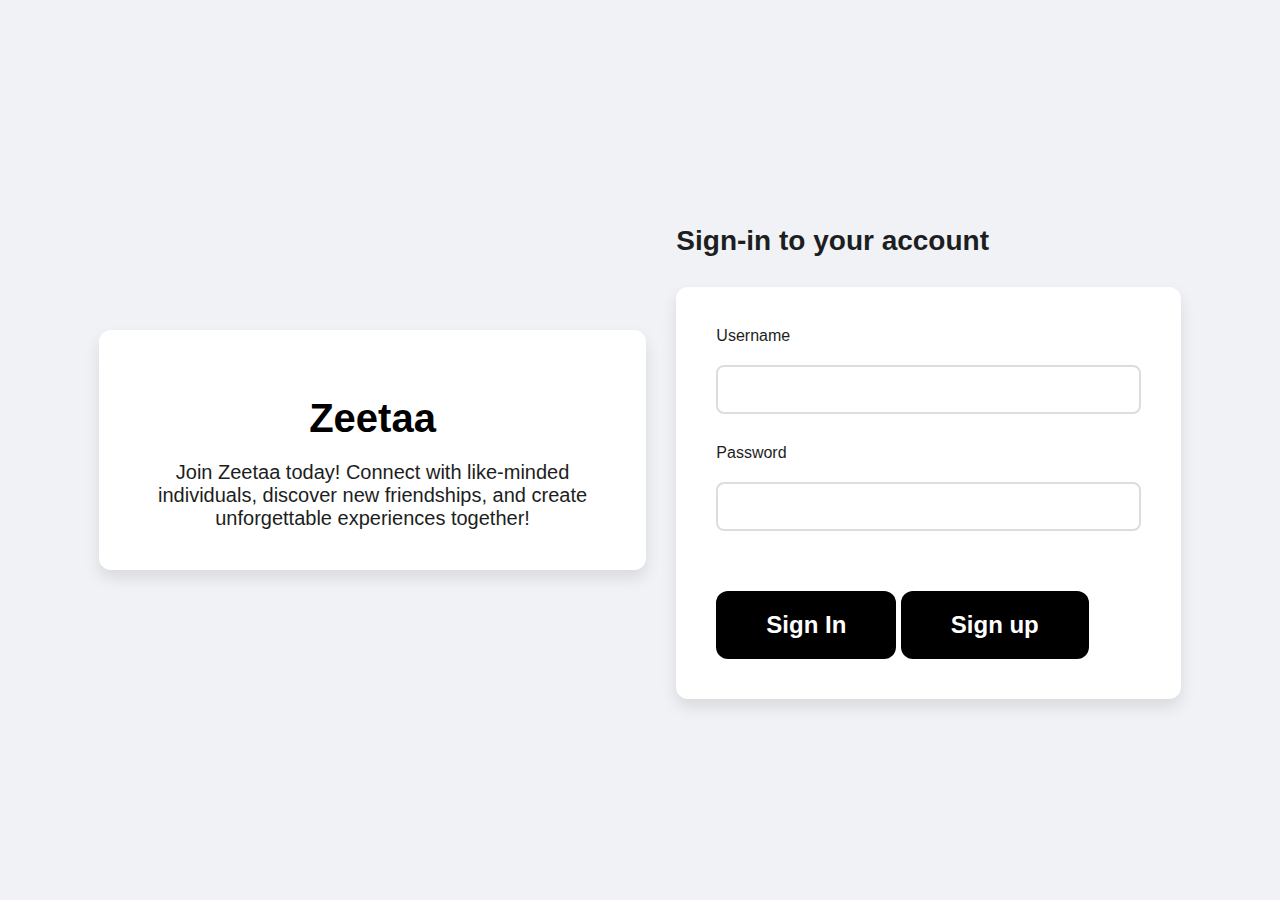
<file: index.html>
<!DOCTYPE html>
<html lang="en">
  <head>
    <meta charset="utf-8" />
    <link rel="stylesheet" href="./styles/style.css" />
    <meta name="viewport" content="width=device-width, initial-scale=1" />
    <title>Zeetaa</title>
    <meta name="description" content="Social media application" />
  </head>
  <body>
    <main>
      <section class="taa">
        <h1>Zeetaa</h1>
        <p>
          Join Zeetaa today! Connect with like-minded individuals, discover new
          friendships, and create unforgettable experiences together!
        </p>
      </section>
      <section>
        <h2>Sign-in to your account</h2>
        <form>
          <div>
            <label for="username">Username</label>
            <input type="text" name="username" />
          </div>
          <div class="zee">
            <label for="password">Password</label>
            <input type="password" name="password" />
          </div>
          <button type="submit">Sign In</button>
          <button>Sign up</button>
        </form>
      </section>
    </main>
  </body>
</html>
</file>
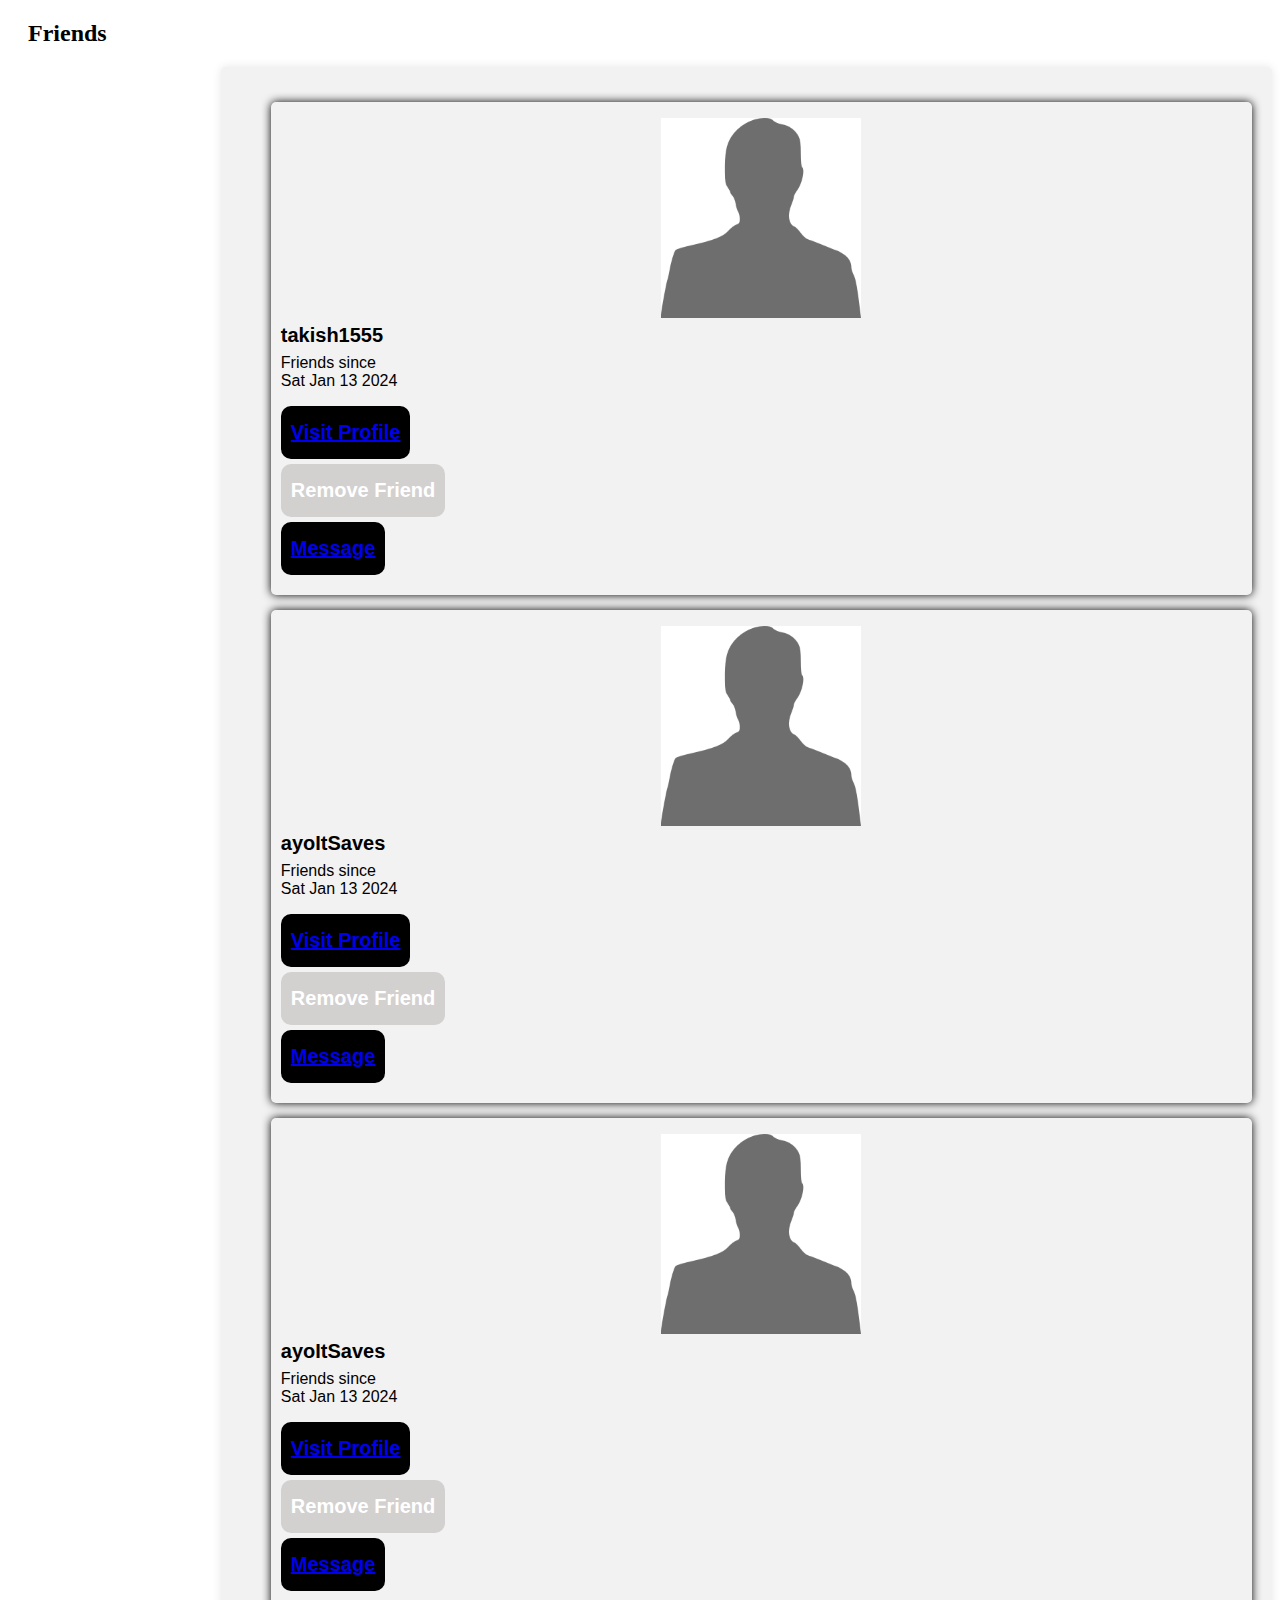
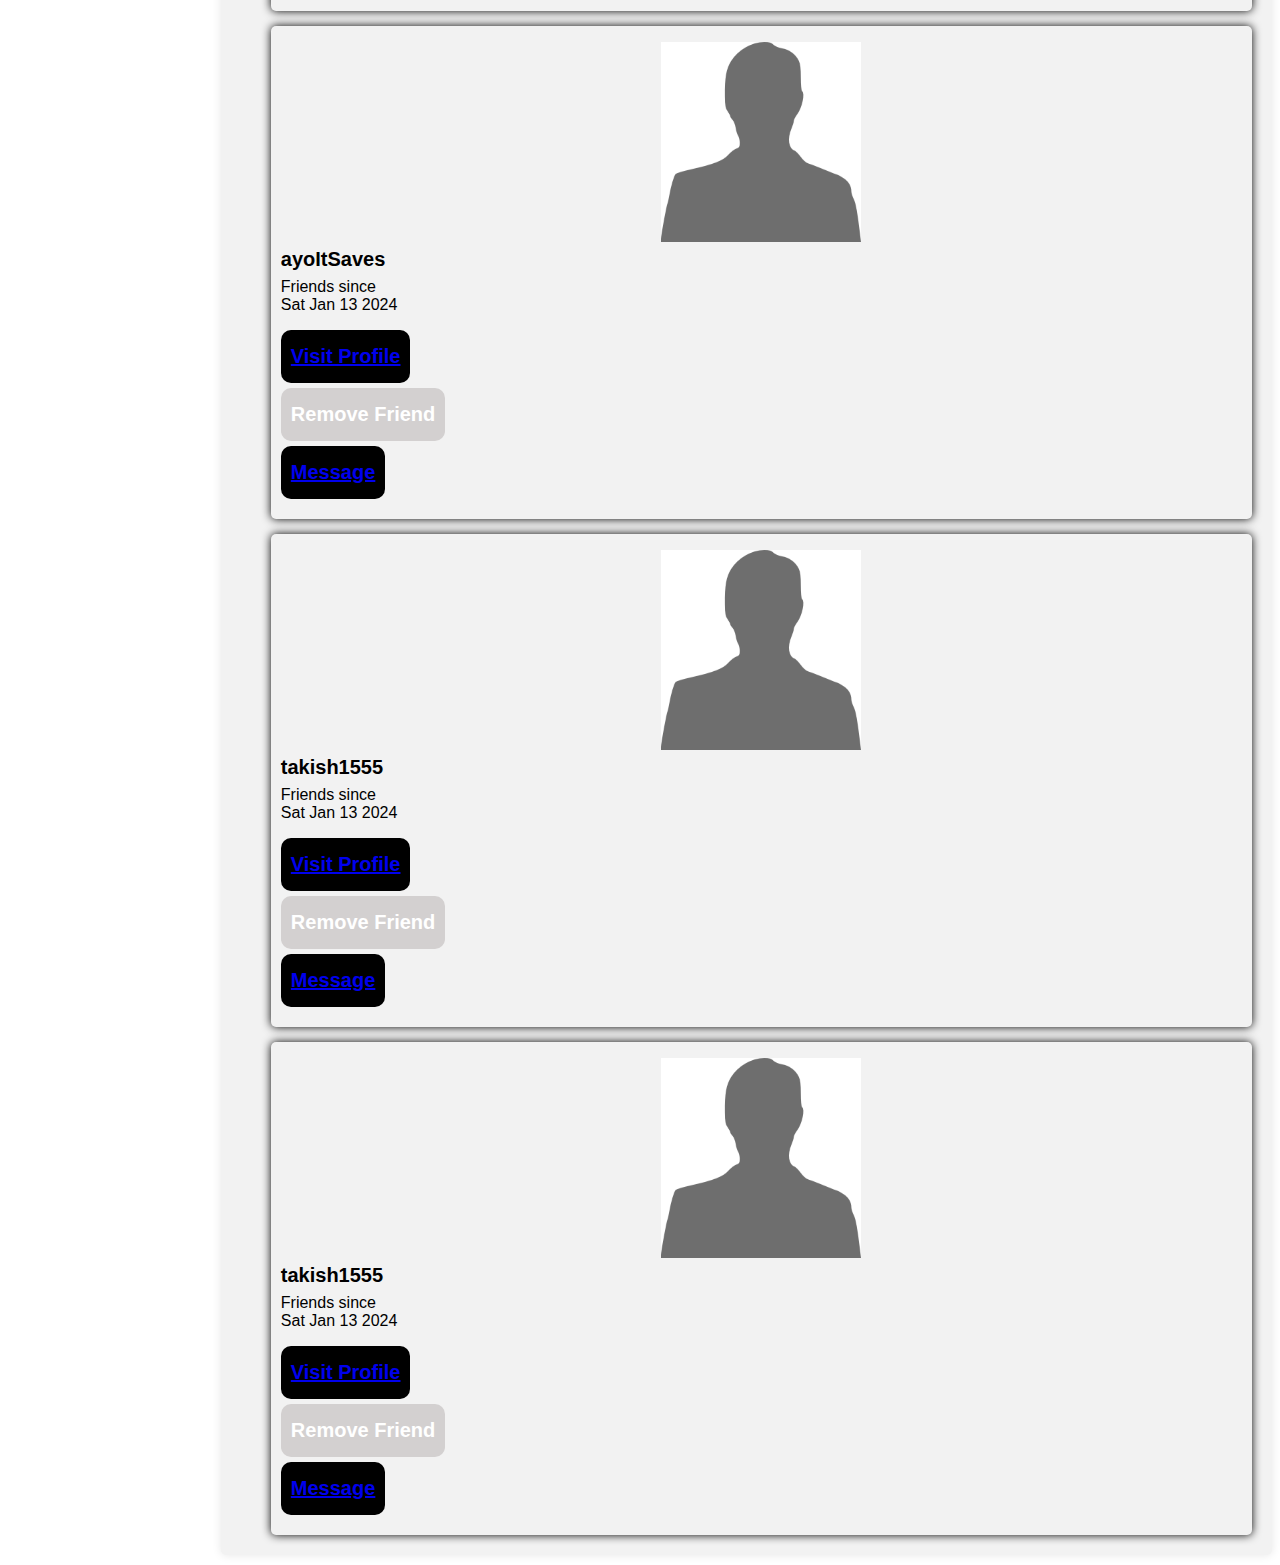
<file: friendlistpage.html>
<!DOCTYPE html>
<html lang="en">
  <head>
    <meta charset="utf-8" />
    <link rel="stylesheet" href="./styles/friendlistpage.css" />
    <meta name="viewport" content="width=device-width, initial-scale=1" />
    <title>Zeetaa</title>
    <meta name="description" content="Social media application" />
  </head>
  <body>
    <div class="tsqd-parent-container"></div>
    <main>
      <h2>Friends</h2>
      <article>
        <section class="section">
          <img
            alt="image of the user"
            loading="lazy"
            width="200"
            height="200"
            src="./images/1.jpg"
          />
          <p class="profilename">takish1555</p>
          <p>
            Friends since<br />
            Sat Jan 13 2024
          </p>
          <button class="profilebutton">
            <a href="/en/profile/takish1555">Visit Profile</a>
          </button>
          <button class="removefriendbutton">Remove Friend</button>
          <button class="messagebutton">
            <a href="/en/messages/takish1555">Message</a>
          </button>
        </section>
        <section class="section">
          <img
            alt="image of the user"
            loading="lazy"
            width="200"
            height="200"
            src="./images/1.jpg"
          />
          <p class="profilename">ayoItSaves</p>
          <p>
            Friends since<br />
            Sat Jan 13 2024
          </p>
          <button class="profilebutton">
            <a href="/en/profile/ayoItSaves">Visit Profile</a>
          </button>
          <button class="removefriendbutton">Remove Friend</button>
          <button class="messagebutton">
            <a href="/en/messages/ayoItSaves">Message</a>
          </button>
        </section>
        <section class="section">
          <img
            alt="image of the user"
            loading="lazy"
            width="200"
            height="200"
            src="./images/1.jpg"
          />
          <p class="profilename">ayoItSaves</p>
          <p>
            Friends since<br />
            Sat Jan 13 2024
          </p>
          <button class="profilebutton">
            <a href="/en/profile/ayoItSaves">Visit Profile</a>
          </button>
          <button class="removefriendbutton">Remove Friend</button>
          <button class="messagebutton">
            <a href="/en/messages/ayoItSaves">Message</a>
          </button>
        </section>
        <section class="section">
          <img
            alt="image of the user"
            loading="lazy"
            width="200"
            height="200"
            src="./images/1.jpg"
          />
          <p class="profilename">ayoItSaves</p>
          <p>Friends since <br />Sat Jan 13 2024</p>
          <button class="profilebutton">
            <a href="/en/profile/ayoItSaves">Visit Profile</a>
          </button>
          <button class="removefriendbutton">Remove Friend</button>
          <button class="messagebutton">
            <a href="/en/messages/ayoItSaves">Message</a>
          </button>
        </section>
        <section class="section">
          <img
            alt="image of the user"
            loading="lazy"
            width="200"
            height="200"
            src="./images/1.jpg"
          />
          <p class="profilename">takish1555</p>
          <p>
            Friends since<br />
            Sat Jan 13 2024
          </p>
          <button class="profilebutton">
            <a href="/en/profile/takish1555">Visit Profile</a>
          </button>
          <button class="removefriendbutton">Remove Friend</button>
          <button class="messagebutton">
            <a href="/en/messages/takish1555">Message</a>
          </button>
        </section>
        <section class="section">
          <img
            alt="image of the user"
            loading="lazy"
            width="200"
            height="200"
            src="./images/1.jpg"
          />
          <p class="profilename">takish1555</p>
          <p>
            Friends since<br />
            Sat Jan 13 2024
          </p>
          <button class="profilebutton">
            <a href="/en/profile/takish1555">Visit Profile</a>
          </button>
          <button class="removefriendbutton">Remove Friend</button>
          <button class="messagebutton">
            <a href="/en/messages/takish1555">Message</a>
          </button>
        </section>
      </article>
    </main>
  </body>
</html>
</file>
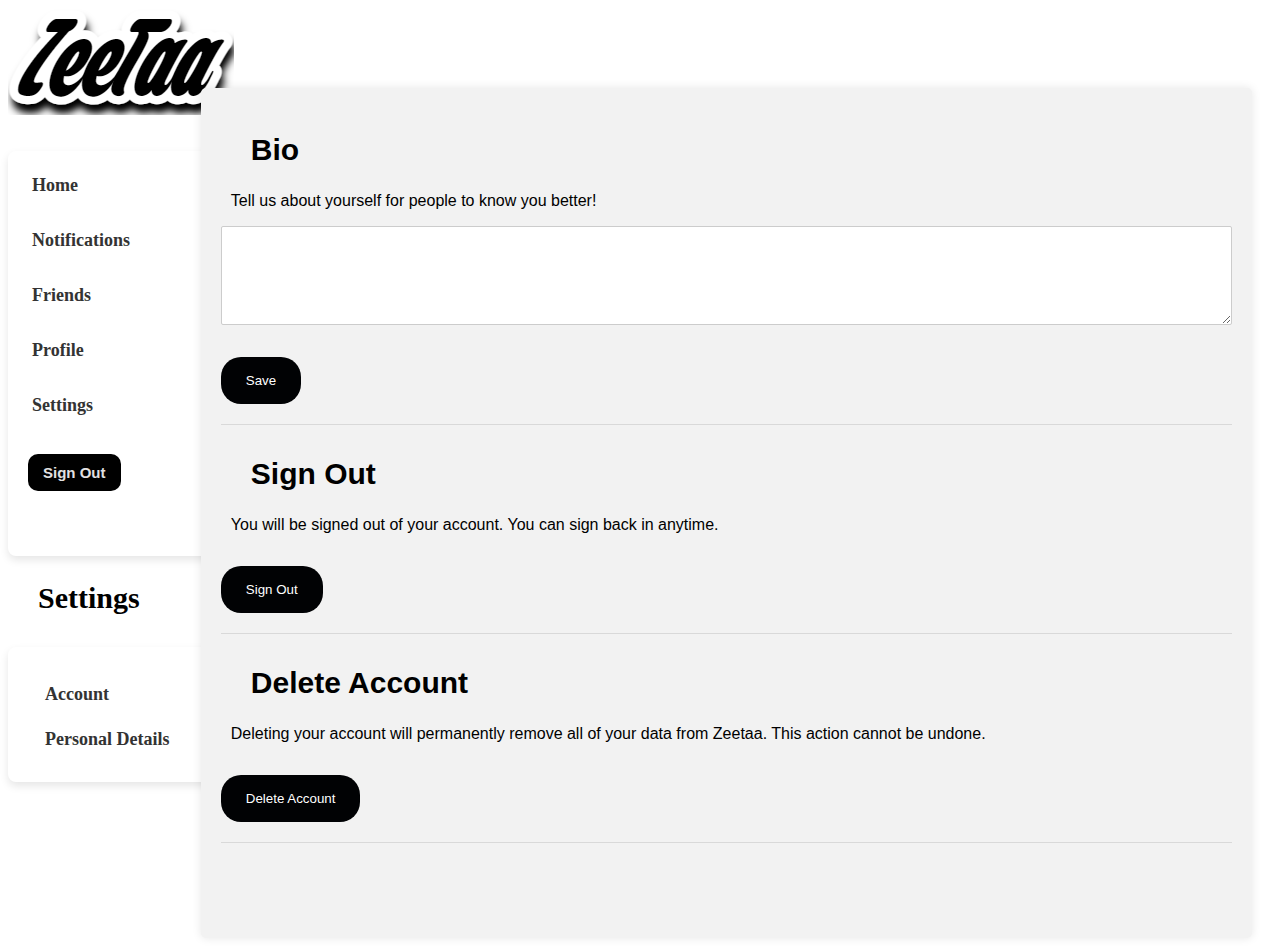
<file: settings.html>
<!DOCTYPE html>
<html lang="en" class="__className_cb35e5">
  <head>
    <meta charset="utf-8" />
    <link rel="stylesheet" href="./styles/settings.css" />
    <meta name="viewport" content="width=device-width, initial-scale=1" />
    <title>Zeetaa</title>
    <meta name="description" content="Social media application" />
  </head>
  <body>
    <div class="allnav">
      <header>
        <img alt="image of the user" loading="lazy" src="./images/logo.png" />
        <nav class="nav1">
          <ul>
            <li><a href="/en/home">Home</a></li>
            <li><a href="/en/notifications">Notifications</a></li>
            <li><a href="/en/friends">Friends</a></li>
            <li><a href="/en/profile/takish155">Profile</a></li>
            <li>
              <a data-test="nav-settings" href="/en/settings">Settings</a>
            </li>
            <li>
              <button data-test="signout" class="signinbutton">Sign Out</button>
            </li>
          </ul>
        </nav>
      </header>

      <h2 class="settingh2">Settings</h2>
      <nav class="nav2">
        <ul>
          <li><a href="/en/settings">Account</a></li>
          <li>
            <a data-test="nav-details" href="/en/settings/personal_details"
              >Personal Details</a
            >
          </li>
        </ul>
      </nav>
    </div>
    <main>
      <article>
        <section>
          <h2>Bio</h2>
          <p>Tell us about yourself for people to know you better!</p>
          <div>
            <form>
              <textarea name="bio"></textarea>
              <p></p>
              <button type="submit" class="savebutton">Save</button>
            </form>
          </div>
        </section>
        <section>
          <h2>Sign Out</h2>
          <p>
            You will be signed out of your account. You can sign back in
            anytime.
          </p>
          <button>Sign Out</button>
        </section>
        <section>
          <h2>Delete Account</h2>
          <p>
            Deleting your account will permanently remove all of your data from
            Zeetaa. This action cannot be undone.
          </p>
          <button>Delete Account</button>
        </section>
      </article>
    </main>
  </body>
</html>
</file>
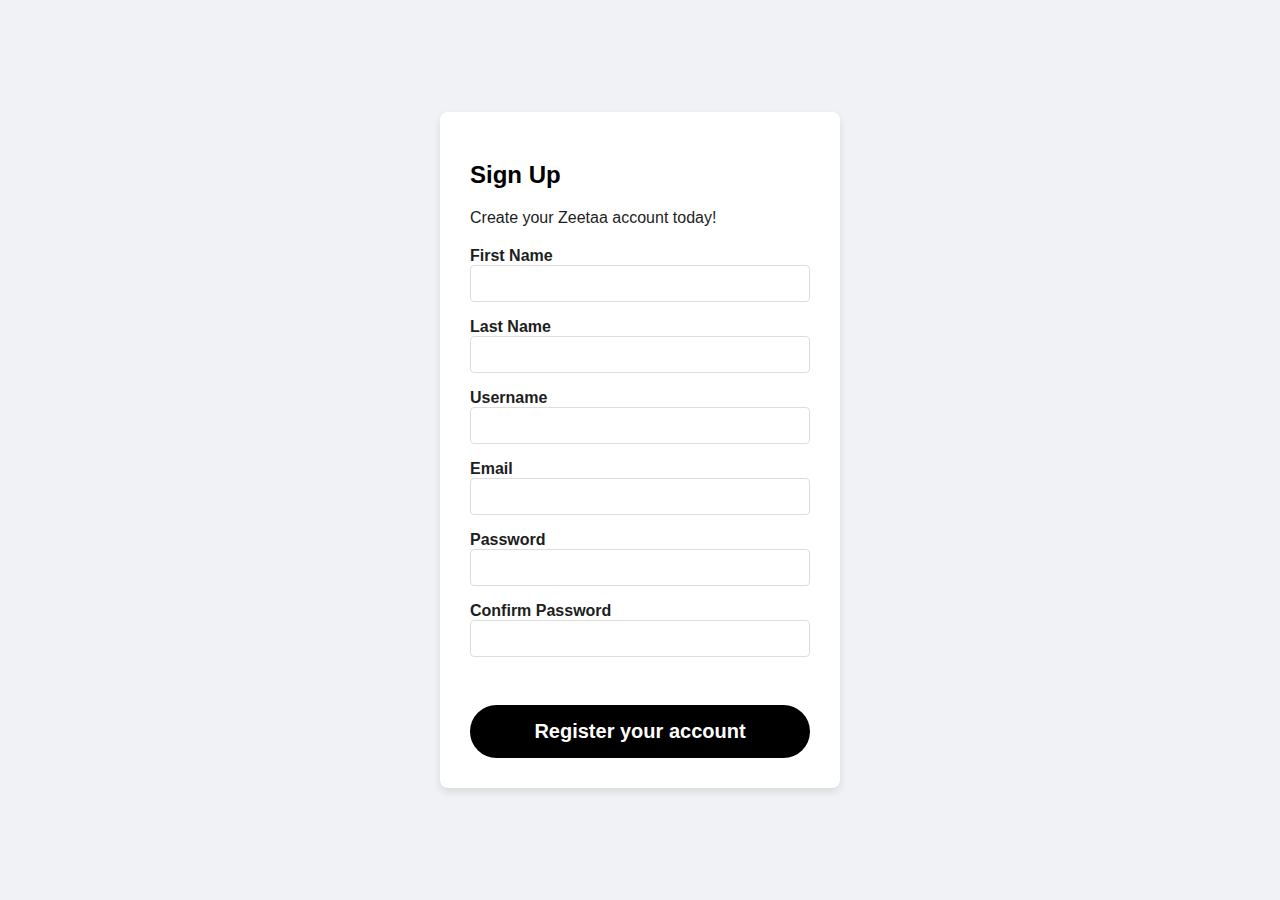
<file: signin.html>
<!DOCTYPE html>
<html lang="en">
<head>
    <meta charset="utf-8"/>
    <link rel="stylesheet" href="./styles/signin.css">
    <meta name="viewport" content="width=device-width, initial-scale=1"/>
    <title>Zeetaa</title>
    <meta name="description" content="Social media application"/>
</head>
<body>
    <main>
        <section>
            <h2>Sign Up</h2>
            <p>Create your Zeetaa account today!</p>
            <form>
                <div>
                    <label for="firstName">First Name</label>
                    <input type="text" name="firstName"/>
                </div>
                <div>
                    <label for="lastName">Last Name</label>
                    <input type="text" name="lastName"/>
                </div>
                <div>
                    <label for="username">Username</label>
                    <input type="text" name="username"/>
                </div>
                <div>
                    <label for="email">Email</label>
                    <input type="email" name="email"/>
                </div>
                <div>
                    <label for="password">Password</label>
                    <input type="password" name="password"/>
                </div>
                <div>
                    <label for="password">Confirm Password</label>
                    <input type="password" name="confirmPassword"/>
                </div>
                <button type="submit">Register your account</button>
            </form>
        </section>
    </main>
</body>
</html>
</file>
<file: styles/style.css>
body {
    font-family: 'Arial', sans-serif;
    background-color: #f0f2f5;
    margin: 0;
    display: flex;
    align-items: center;
    justify-content: center;
    height: 100vh;
}

main {
    display: flex;
    align-items: center;
}

.taa {
    background-color: #fff;
    border-radius: 12px; /* Increased border-radius for rounded corners */
    box-shadow: 0 8px 16px rgba(0, 0, 0, 0.1); /* Increased box-shadow for a more pronounced effect */
    padding: 40px; /* Increased padding for a larger box */
    text-align: center;
    max-width: 600px; /* Increased max-width for a larger box */
    width: 100%;
    box-sizing: border-box;
    margin-right: 30px; /* Increased margin-right for more separation */
}

h1 {
    color: black;
    font-size: 40px; /* Increased font size */
    margin-bottom: 20px; /* Increased margin-bottom for better spacing */
}

p {
    color: #1c1e21;
    font-size: 20px; /* Increased font size */
    margin: 0;
}

section {
    max-width: 600px; /* Increased max-width for a larger box */
    width: 100%;
    box-sizing: border-box;
}

h2 {
    font-size: 28px; /* Increased font size */
    margin-bottom: 30px; /* Increased margin-bottom for better spacing */
    color: #1c1e21;
}

form {
    background-color: #fff;
    border-radius: 12px; /* Increased border-radius for rounded corners */
    box-shadow: 0 8px 16px rgba(0, 0, 0, 0.1); /* Increased box-shadow for a more pronounced effect */
    padding: 40px; /* Increased padding for a larger box */
    box-sizing: border-box;
}

label {
    display: block;
    margin-bottom: 20px; /* Increased margin-bottom for better spacing */
    color: #1c1e21;
}

input {
    width: 100%;
    padding: 15px; /* Increased padding for better spacing */
    margin-bottom: 30px; /* Increased margin-bottom for better spacing */
    box-sizing: border-box;
    border: 2px solid #ddd; /* Increased border size for better visibility */
    border-radius: 8px; /* Increased border-radius for rounded corners */
}

button {
    padding: 20px 50px; /* Increased padding for a larger button */
    border: 0;
    border-radius: 12px; /* Increased border-radius for rounded corners */
    background-color: #000000;
    color: #ffffff;
    font-weight: bold;
    font-size: 24px; /* Increased font size */
    transition: all 0.5s;
}

button:hover {
    background-color: #020c13;
    box-shadow: 0 0 25px #6fc5ff50;
    transform: scale(1.1);
}

button:active {
    background-color: #0b0c0c;
    transition: all 0.25s;
    box-shadow: none;
    transform: scale(0.98);
}

button:hover {
    background-color: #ca4ca0;
}

button:last-child {
    background-color: #000000;
    margin-top: 30px; /* Increased margin-top for better spacing */
}

button:last-child:hover {
    background-color: #ca4ca0;
}
@media (max-width: 400px) {
    

body {
    font-family: 'Arial', sans-serif;
    background-color: #f0f2f5;
    margin: 0;
    display: flex;
    align-items: center;
    justify-content: center;
    height: 100vh;
}

main {
    display: flex;
    flex-direction: column;
    align-items: center;
}

.taa {
    background-color: #fff;
    border-radius: 8px;
    box-shadow: 0 4px 8px rgba(0, 0, 0, 0.1);
    padding: 15px;
    text-align: center;
    width: 100%;
    box-sizing: border-box;
    margin-bottom: 20px;
}

h1 {
    color: black;
    font-size: 24px;
    margin-bottom: 10px;
}

p {
    display: none;
}

section {
    width: 100%;
    box-sizing: border-box;
    margin-bottom: 20px;
}

h2 {
    font-size: 18px;
    margin-bottom: 15px;
    color: #1c1e21;
}

form {
    background-color: #fff;
    border-radius: 8px;
    box-shadow: 0 4px 8px rgba(0, 0, 0, 0.1);
    padding: 15px;
    box-sizing: border-box;
}

label {
    display: block;
    margin-bottom: 8px;
    color: #1c1e21;
}

input {
    width: 100%;
    padding: 8px;
    margin-bottom: 10px;
    box-sizing: border-box;
    border: 1px solid #ddd;
    border-radius: 6px;
}

button {
    padding: 10px;
    border: 0;
    border-radius: 8px;
    background-color: #000000;
    color: #ffffff;
    font-weight: bold;
    font-size: 14px;
    transition: all 0.5s;
    -webkit-transition: all 0.5s;
}

button:hover {
    background-color: #020c13;
    box-shadow: 0 0 10px #6fc5ff50;
    transform: scale(1.1);
}

button:active {
    background-color: #0b0c0c;
    transition: all 0.25s;
    -webkit-transition: all 0.25s;
    box-shadow: none;
    transform: scale(0.98);
}

button:hover {
    background-color: #ca4ca0;
}

button:last-child {
    background-color: #000000;
    margin-top: 10px;
}

button:last-child:hover {
    background-color: #ca4ca0;
}
}
</file>
<file: styles/friendlistpage.css>
h2 {
    font-size: 50px;
    margin-left: 450px;
    padding-left: 10px;
    margin-bottom: 50px;
}

.profilename {
    font-weight: 800;
    font-size:30px;
    text-align:left;
    margin-left: 10rem;
    height: 10px;
}

article {
    width: 80%;
    margin-left: auto;
    border-radius: 5px;
    box-shadow: 0 0 10px rgba(0, 0, 0, 0.1);
    display: flex;
    flex-wrap: wrap;
    list-style-type: none;
    color: #000000;
    margin-bottom: 10px;
    text-align: center;
    font-family: 'Arial', sans-serif;
    background-color: #f2f2f2;
    padding: 20px;
}

article section {
    width: 30%;
    min-width: 250px;
}

button{
    display: flex;
    margin-left:240px;
}
.profilebutton {
padding: 15px 67px; /* Increased padding for a larger button */
border: 0;
border-radius: 10px;
background-color: #000000;
color: #ffffff;
font-weight: bold; /* Corrected typo in "Bold" to "bold" */
font-size: 20px; /* Increased font size */
transition: all 0.5s;
-webkit-transition: all 0.5s;
 margin-left: 150px;

}
.messagebutton{
    padding: 15px 78px; /* Increased padding for a larger button */
    border: 0;
    border-radius: 10px;
    background-color: #000000;
    color: #ffffff;
    font-weight: bold; /* Corrected typo in "Bold" to "bold" */
    font-size: 20px; /* Increased font size */
    transition: all 0.5s;
    -webkit-transition: all 0.5s;
     margin-left: 150px;
     margin-bottom: 20px;
}

button:hover {
    background-color: #c342c3;
}
.removefriendbutton{
    padding: 15px 50px; /* Increased padding for a larger button */
    border: 0;
    border-radius: 10px;
    background-color: #d3d0d0;
    color: #ffffff;
    font-weight: bold; /* Corrected typo in "Bold" to "bold" */
    font-size: 20px; /* Increased font size */
    transition: all 0.5s;
    -webkit-transition: all 0.5s;
     margin-left: 150px;
     margin-bottom: 5px;
     margin-top: 5px;
}
section{
    margin-left: 30px;
    margin-top: 15px;
    box-shadow: 0 0 10px rgba(0, 0, 0);
    border-radius: 5px;
    padding-top: 1rem;
}
p{
    text-align: left;
    margin-left: 160px;
    margin-top: 2px;
}
/* Media query for responsiveness */
@media (max-width: 1500px) {
    h2 {
        font-size: 24px;
        margin-left: 10px;
        margin-bottom: 20px;
    }

    .profilename {
        font-size: 20px;
        margin-left: 10px;
    }

    article section {
        width: 100%; /* Adjusted width for better responsiveness on small screens */
    }

    button {
        margin-left: 10px;
    }

    .profilebutton,
    .messagebutton,
    .removefriendbutton {
        padding: 15px 10px;
        margin-left: 10px;
    }

    p {
        margin-left: 10px;
    }
}
</file>
<file: styles/settings.css>
.nav1 {
    width: 250px;
    height: 45vh;
    top: 150px; /* Adjust the top position as needed */
    left: 0;
    background-color: #fff;
    box-shadow: 0 4px 8px rgba(0, 0, 0, 0.1);
    border-radius: 8px;
    padding: 20px;
    box-sizing: border-box;
    margin-right: 20px;
    margin-top: 2rem;
}

.nav1 ul {
    list-style: none;
    padding: 0; /* Fix the padding property */
    margin: 0;
}

.nav1 li {
    margin-bottom: 25px;
}

.nav1, a {
    color: #333;
    text-decoration: none;
    display: block;
    padding: 12px;
    border-radius: 8px;
    transition: background-color 0.3s, color 0.3s;
    font-weight: bold; /* Bold text */
    font-size: 18px; /* Adjust the font size as needed */
}


.nav1 a:hover {
    background-color: #eee;
}
.nav2{
    width: 250px;
    height:15vh;
    background-color: #fff;
    box-shadow: 0 4px 8px rgba(0, 0, 0, 0.1);
    border-radius: 8px;
    padding: 20px;
    box-sizing: border-box;
    margin-right: 20px;
    margin-top: 2rem;
    
}
.nav2 ul {
    list-style: none;
    padding: 2px; 
    margin: 3px;
}
.nav1 li {
    margin-bottom: 10px;
}
.nav2 a:hover {
    background-color: #eee;
}
.signinbutton{
    padding: 10px 15px; /* Increased padding for a larger button */
    border: 0;
    border-radius: 10px;
    background-color: #000000;
    color: #e2e0e2;
    font-weight: bold; /* Corrected typo in "Bold" to "bold" */
    font-size: 15px; /* Increased font size */
    transition: all 0.5s;
    -webkit-transition: all 0.5s;
     margin-left: 8px;
     margin-bottom: 20px;
}
.signinbutton:hover {
    background-color: #c342c3;
}
article {
    width: 80%;
    border-radius: 5px;
    box-shadow: 0 0 10px rgba(0, 0, 0, 0.1);
    list-style-type: none;
    color: #000000;
    margin-bottom: 10px;
    font-family: 'Arial', sans-serif;
    background-color: #f2f2f2;
    padding: 20px;
    height: 90vh;
    float: right;
    clear: right;
    margin-top: 5rem;
    margin-right: 20px;
}
   
.allnav{
    width: 10%;
    height: auto;
    float: left;
}
section{
    border-bottom: 1px solid rgba(0, 0, 0, 0.1);
    margin-bottom: 2rem;
}
h2{
    font-weight: bold;
    font-size: 30px;
    margin-left: 30px;
}
textarea {
    height: 99px;
    margin: 15px 0;
    padding: 15px;
    width: 100%;
    display: block;
    position: relative;
    font-size: 20px;
    border: 1px solid #ccc;
    border-radius: 2px;
    box-sizing: border-box;
    text-align: left;
    line-height: 2;
}
button{
    background-color: #010204;
    color: #fff;
    padding: 16px 25px;
    border: none;
    border-radius:20px;
    cursor: pointer;
    transition: background-color 0.3s;
    margin-top:1rem; 
    margin-right: 1px; 
    margin-bottom: 20px;
}
p{
    margin-left: 10px;
}
button:hover {
    background-color: #ca4ca0;
  }
</file>
<file: styles/signin.css>
body {
    font-family: 'Arial', sans-serif;
    background-color: #f0f2f5;
    margin: 0;
    display: flex;
    align-items: center;
    justify-content: center;
    height: 100vh;
}

main {
    display: flex;
    align-items: center;
}

section {
    background-color: #fff;
    border-radius: 8px;
    box-shadow: 0 4px 8px rgba(0, 0, 0, 0.1);
    padding: 30px;
    max-width: 400px;
    width: 100%;
    box-sizing: border-box;
}

h2 {
    font-size: 24px;
    margin-bottom: 20px;
    color: black;
}

p {
    color: #1c1e21;
    font-size: 16px;
    margin-bottom: 20px;
}

form {
    display: flex;
    flex-direction: column;
}

label {
    margin-bottom: 8px;
    color: #1c1e21;
    font-weight: bold;
}

input {
    width: 100%;
    padding: 10px;
    margin-bottom: 16px;
    box-sizing: border-box;
    border: 1px solid #ddd;
    border-radius: 4px;
}

button {
    padding: 15px 40px; /* Increased padding for a larger button */
    border: 0;
    border-radius: 100px;
    background-color: #000000;
    color: #ffffff;
    font-weight: bold; /* Corrected typo in "Bold" to "bold" */
    font-size: 20px; /* Increased font size */
    transition: all 0.5s;
    -webkit-transition: all 0.5s;
    margin-top: 2rem;
}

button:hover {
    background-color:#ca4ca0;/* Slightly darker blue on hover */
}
</file>
